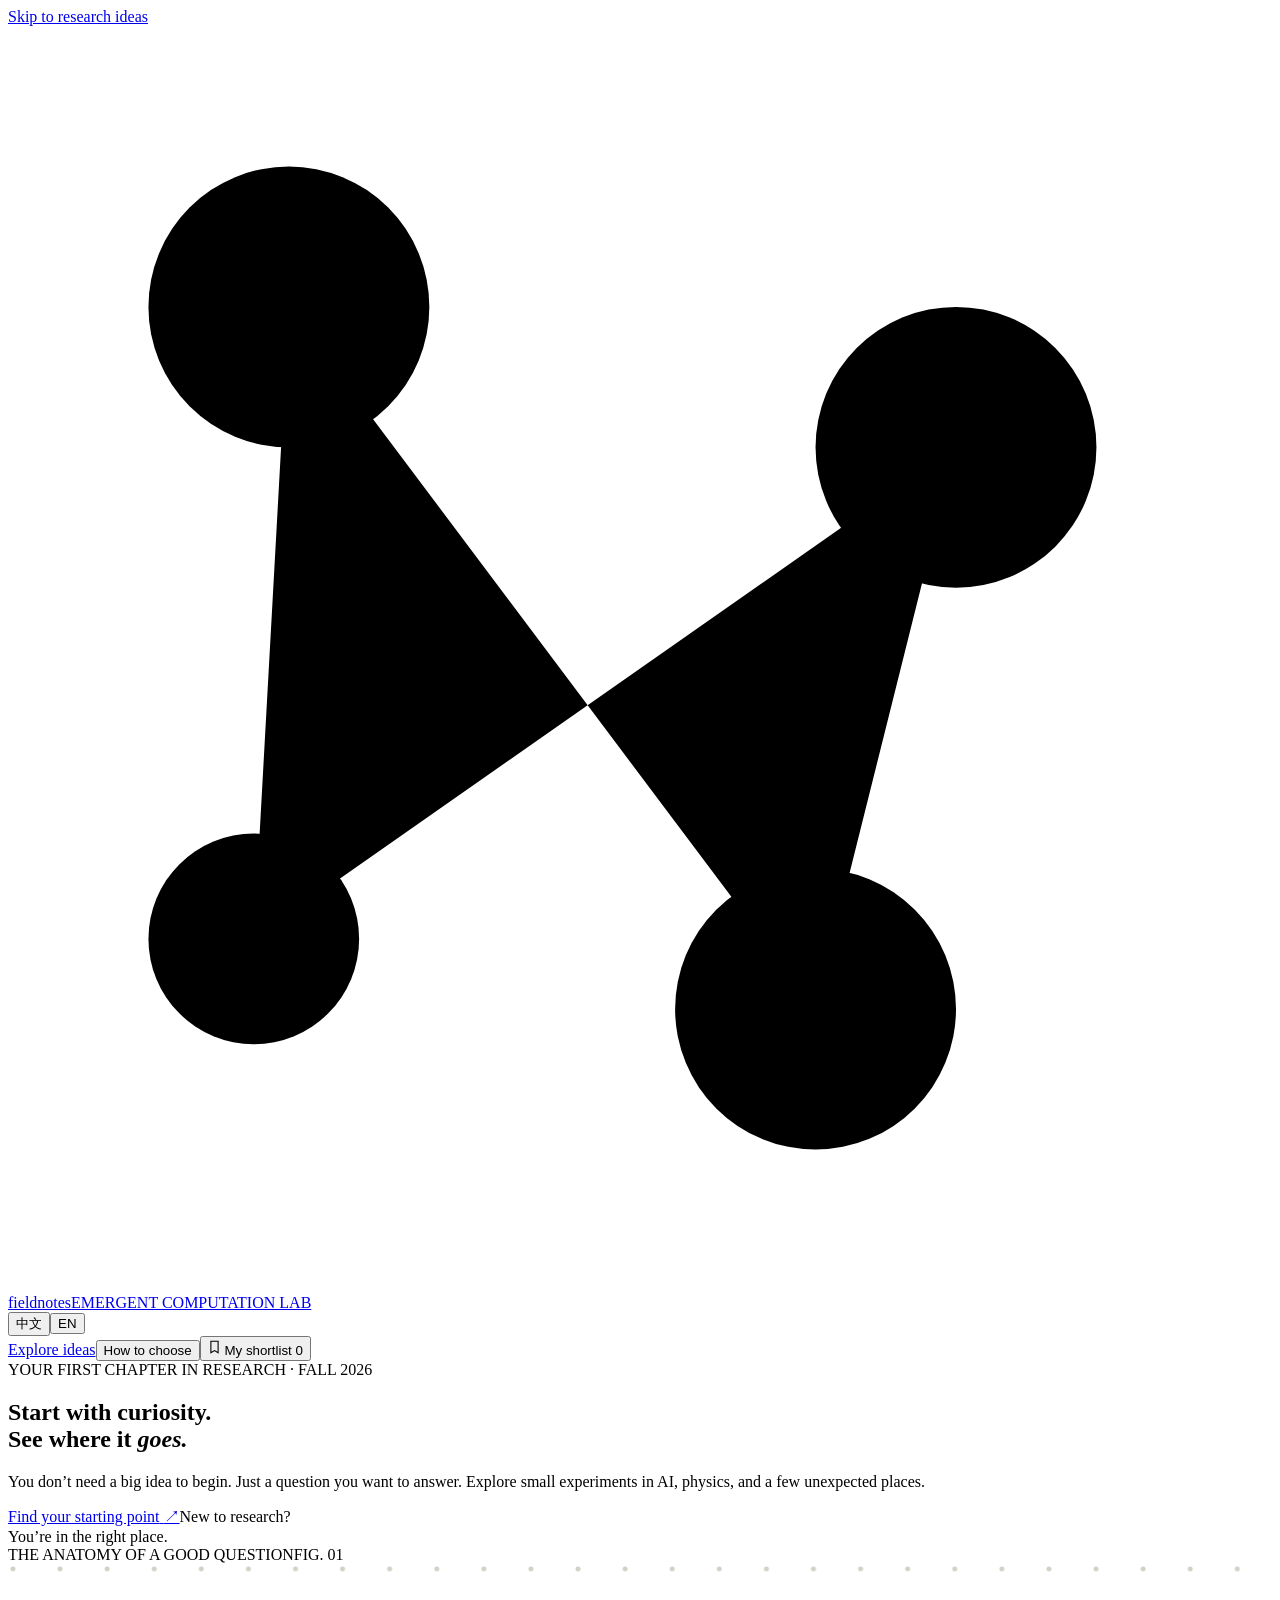
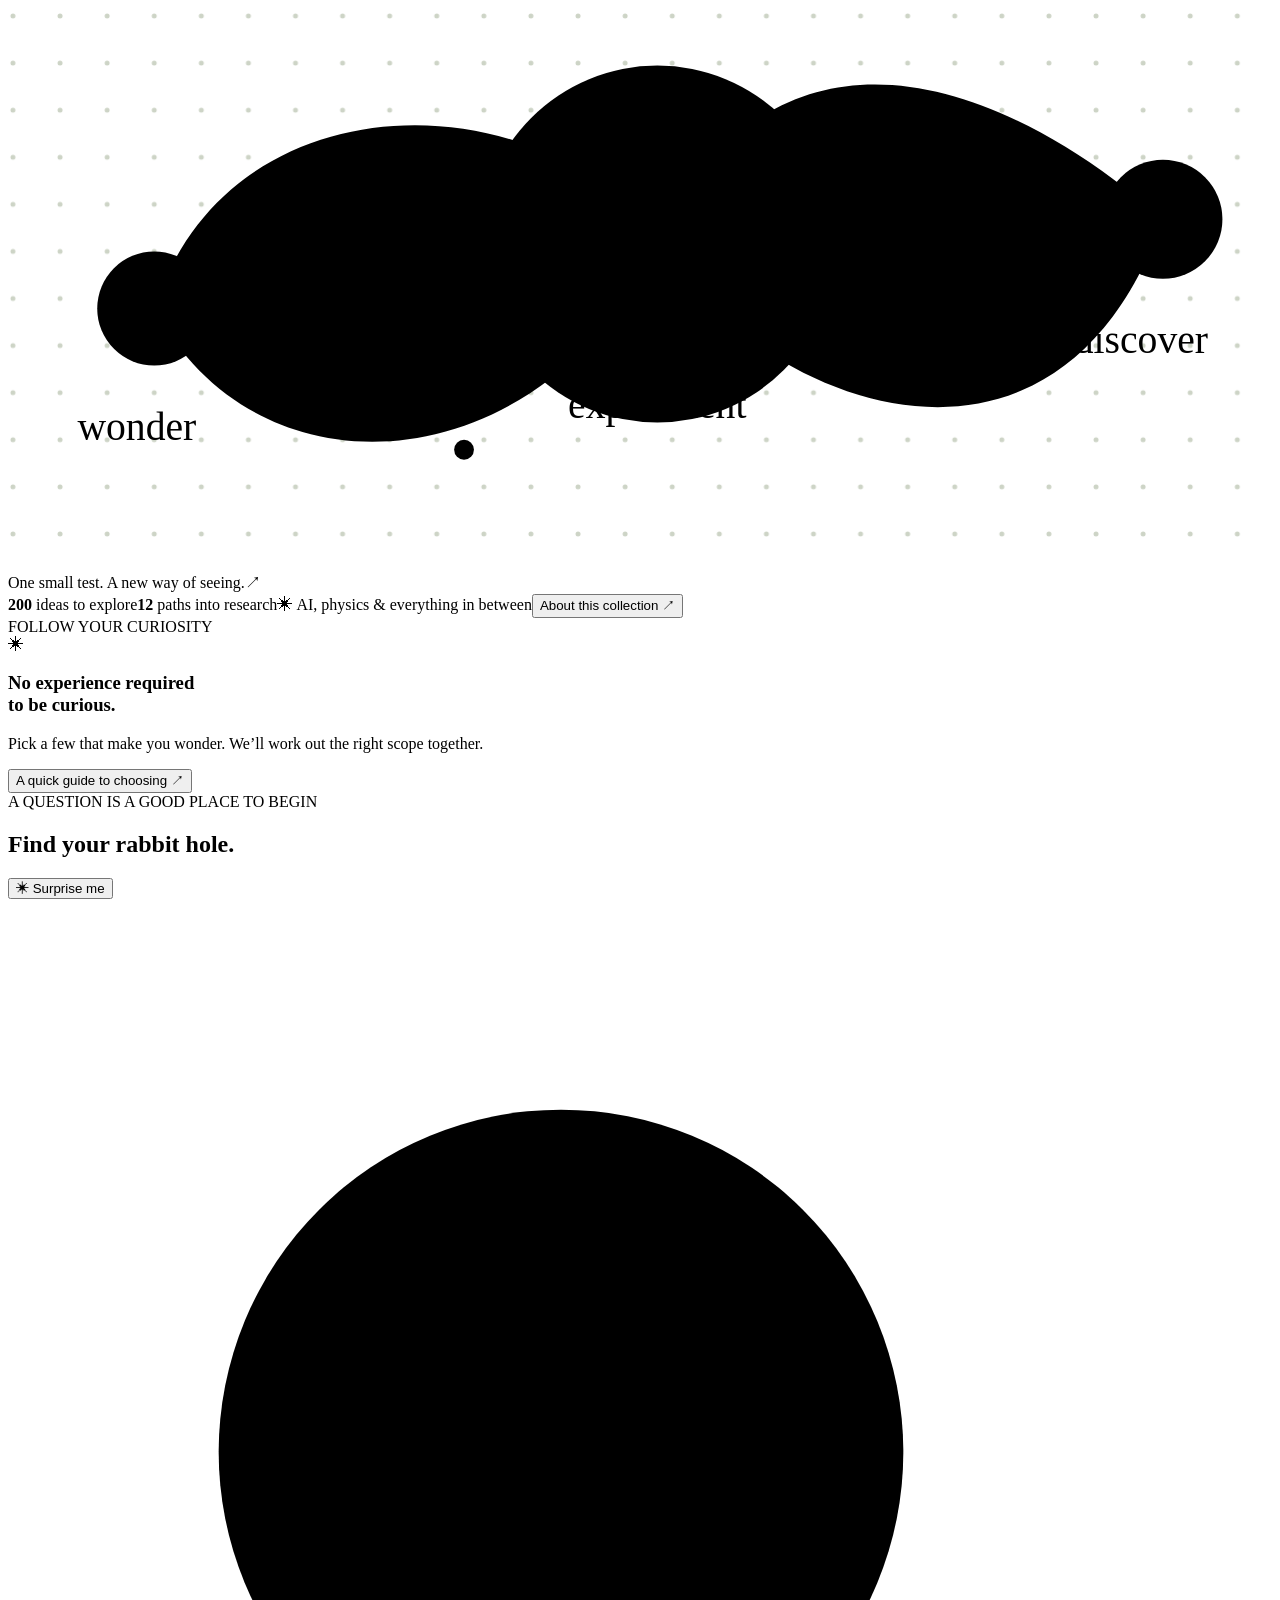
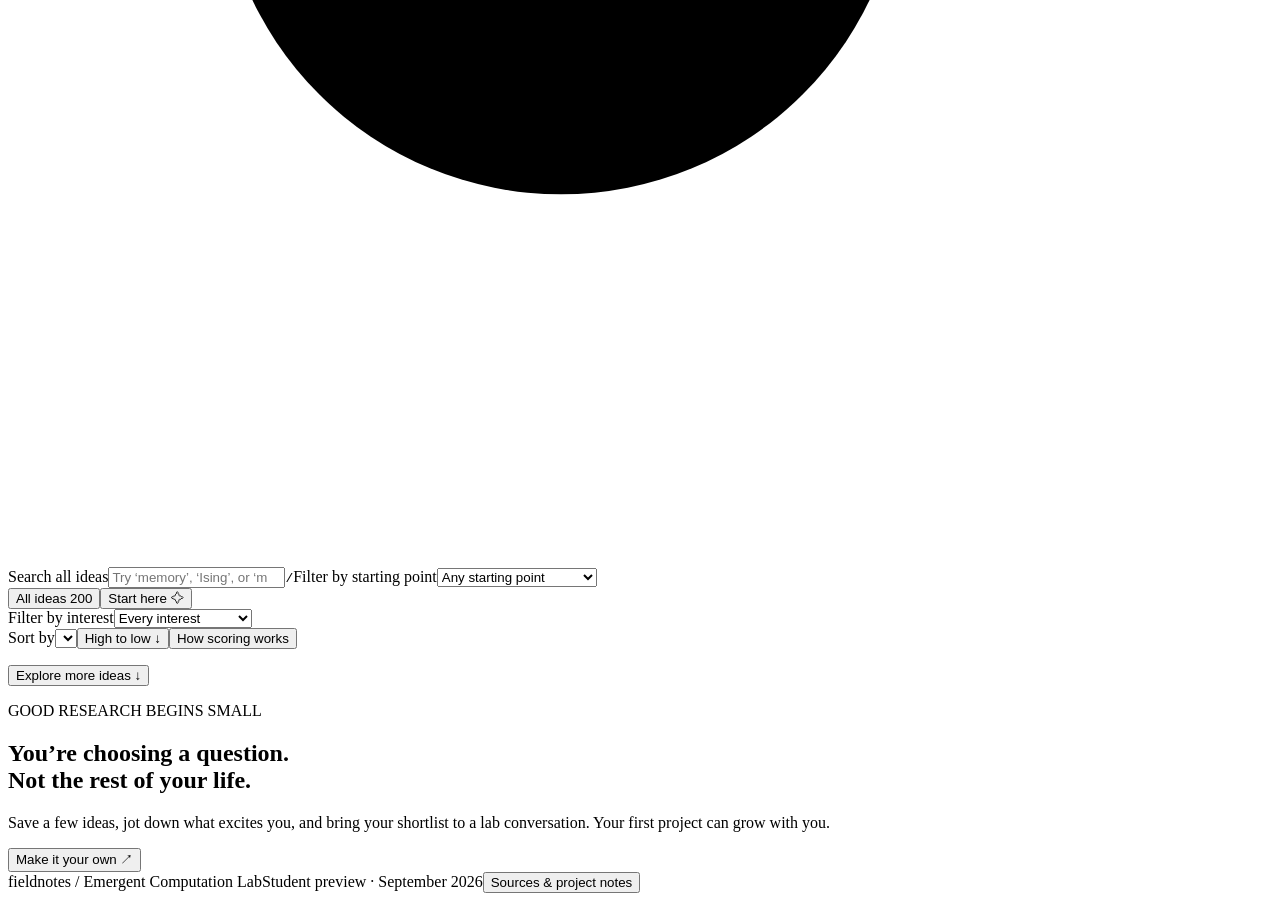
<file: shell.html>
<!doctype html>
<html lang="zh-CN">
<head>
  <meta charset="UTF-8">
  <meta name="viewport" content="width=device-width, initial-scale=1">
  <meta name="theme-color" content="#f7f7f0">
  <meta name="description" content="Explore 200 undergraduate research ideas in AI, physics, and unexpected places. Find a small first experiment and build your own shortlist.">
  <title>Fieldnotes — find your first research project</title>
  <style>/* INLINE_STYLE */</style>
</head>
<body>
  <a class="skip-link" href="#collection">Skip to research ideas</a>
  <header class="site-header">
    <div class="header-inner">
      <a class="brand" href="#" aria-label="Fieldnotes home"><svg viewBox="0 0 36 36" aria-hidden="true"><path d="M8 8L27 12L23 28L8 8L7 26L27 12"/><circle cx="8" cy="8" r="4"/><circle cx="27" cy="12" r="4"/><circle cx="23" cy="28" r="4"/><circle cx="7" cy="26" r="3"/></svg><span>fieldnotes<span class="brand-sub">EMERGENT COMPUTATION LAB</span></span></a>
      <nav aria-label="Main navigation"><div class="language-switch" role="group" aria-label="Language"><button class="language-button active" data-lang="zh" lang="zh-CN" aria-pressed="true">中文</button><button class="language-button" data-lang="en" lang="en" aria-pressed="false">EN</button></div><a class="nav-explore" href="#collection">Explore ideas</a><button class="plain-button nav-guide" data-action="guide">How to choose</button><button class="shortlist-button" data-action="shortlist"><svg class="bookmark-icon" width="13" height="16" viewBox="0 0 18 20" aria-hidden="true"><path d="M4 2h10v16l-5-3-5 3z" fill="none" stroke="currentColor" stroke-width="1.5"/></svg> <span class="shortlist-label">My shortlist</span> <span id="saved-count">0</span></button></nav>
    </div>
  </header>
  <main>
    <section class="hero page-width" aria-labelledby="hero-title">
      <div class="hero-copy"><div class="eyebrow"><span class="live-dot"></span><span class="hero-eyebrow-copy">YOUR FIRST CHAPTER IN RESEARCH · FALL 2026</span></div><h1 id="hero-title">Start with curiosity.<br>See where it <em>goes.</em></h1><p>You don’t need a big idea to begin. Just a question you want to answer. Explore small experiments in AI, physics, and a few unexpected places.</p><div class="hero-actions"><a class="primary-button" href="#collection"><span class="hero-cta-copy">Find your starting point</span> <span aria-hidden="true">↗</span></a><span class="hero-note">New to research?<br>You’re in the right place.</span></div></div>
      <div class="hero-art" aria-hidden="true">
        <div class="art-top"><span>THE ANATOMY OF A GOOD QUESTION</span><span>FIG. 01</span></div>
        <svg class="discovery-map" viewBox="0 0 510 244"><defs><pattern id="dots" width="19" height="19" patternUnits="userSpaceOnUse"><circle cx="2" cy="2" r="1" fill="#cdd4c6"/></pattern></defs><rect width="510" height="244" fill="url(#dots)"/><path class="map-orbit" d="M59 139C90 42 220 48 262 113S423 225 466 103M59 139C102 220 217 208 262 113S394 40 466 103"/><path class="map-main" d="M59 139C151 139 145 113 262 113S379 103 466 103"/><circle class="map-ring" cx="262" cy="113" r="72"/><g class="node-small"><circle cx="144" cy="75" r="6"/><circle cx="381" cy="168" r="6"/><circle cx="346" cy="68" r="4"/><circle cx="184" cy="196" r="4"/></g><g class="map-node"><circle cx="59" cy="139" r="23"/><path d="M52 132l14 14m0-14l-14 14"/><circle cx="466" cy="103" r="24"/><path d="M456 103l7 7 13-15"/></g><circle class="center-node" cx="262" cy="113" r="41"/><path class="center-symbol" d="M252 92h20m-16 0v21l-15 23h42l-15-23V92m-19 32h25"/><text x="28" y="192">wonder</text><text x="226" y="183">experiment</text><text x="430" y="157">discover</text></svg>
        <div class="art-bottom"><span>One small test. A new way of seeing.</span><span class="art-arrow">↗</span></div>
      </div>
    </section>
    <div class="collection-strip page-width"><span id="strip-ideas"><strong id="total-ideas">200</strong> ideas to explore</span><span id="strip-paths"><strong>12</strong> paths into research</span><span class="strip-last"><span class="small-star">✳</span> <span class="strip-between">AI, physics & everything in between</span></span><button class="plain-button collection-about" data-action="about">About this collection <span aria-hidden="true">↗</span></button></div>
    <section id="collection" class="collection page-width" aria-labelledby="collection-title">
      <aside class="topic-sidebar"><div class="sidebar-label">FOLLOW YOUR CURIOSITY</div><div id="topic-list" class="topic-list" role="group" aria-label="Research topic"></div><div class="sidebar-note"><span class="small-star">✳</span><h3>No experience required<br>to be curious.</h3><p>Pick a few that make you wonder. We’ll work out the right scope together.</p><button class="text-button" data-action="guide">A quick guide to choosing ↗</button></div></aside>
      <div class="ideas-area"><div class="section-heading"><div><div class="eyebrow subtle">A QUESTION IS A GOOD PLACE TO BEGIN</div><h2 id="collection-title">Find your rabbit hole.</h2></div><button class="surprise-button" data-action="surprise">✳ Surprise me</button></div>
        <div class="search-row"><label class="search-box"><svg viewBox="0 0 24 24" aria-hidden="true"><circle cx="10.5" cy="10.5" r="6.5"/><path d="m16 16 4.5 4.5"/></svg><span class="sr-only search-label">Search all ideas</span><input id="search" type="search" placeholder="Try ‘memory’, ‘Ising’, or ‘music’…" autocomplete="off"><kbd aria-hidden="true">/</kbd></label><label class="select-box"><span class="sr-only readiness-label">Filter by starting point</span><select id="readiness-filter"><option value="all">Any starting point</option><option value="start">Start small</option><option value="mentor">Build some basics</option><option value="rework">Reshape with a mentor</option></select></label></div>
        <div class="browse-toolbar"><div class="view-tabs" role="group" aria-label="Collection view"><button class="view-tab active" data-view="all" aria-pressed="true"><span class="all-tab-label">All ideas</span> <span class="all-tab-count">200</span></button><button class="view-tab" data-view="featured" aria-pressed="false"><span class="featured-tab-label">Start here</span> <span class="tab-spark">✧</span></button></div><div class="track-filter"><label class="sr-only track-label" for="track-filter">Filter by interest</label><select id="track-filter"><option value="all">Every interest</option><option value="ai">AI & coding</option><option value="physics">Physics</option><option value="open">Something different</option></select></div></div>
        <div class="sort-controls"><label for="sort-by" class="sort-label">Sort by</label><select id="sort-by"></select><button id="sort-order" type="button">High to low ↓</button><button id="score-guide-button" class="text-button" data-action="scoring">How scoring works</button></div>
        <div class="results-line"><p id="result-count" role="status" aria-live="polite"></p><button id="clear-filters" class="text-button" hidden>Clear filters ×</button></div>
        <div id="idea-grid" class="idea-grid"></div><div id="empty-state" class="empty-state" hidden><span aria-hidden="true">✳</span><h3>No ideas on this trail yet.</h3><p>Try a different keyword or open up your filters.</p><button class="primary-button" data-action="reset">Explore all ideas</button></div>
        <div class="load-more-row"><button id="load-more" class="secondary-button">Explore more ideas <span aria-hidden="true">↓</span></button><p id="shown-count"></p></div>
      </div>
    </section>
    <section class="closing-note page-width"><div><span class="eyebrow">GOOD RESEARCH BEGINS SMALL</span><h2>You’re choosing a question.<br>Not the rest of your life.</h2></div><div><p>Save a few ideas, jot down what excites you, and bring your shortlist to a lab conversation. Your first project can grow with you.</p><button class="text-button" data-action="shortlist">Make it your own ↗</button></div></section>
  </main>
  <footer class="page-width"><span>fieldnotes <span class="footer-dot">/</span> <span class="footer-lab">Emergent Computation Lab</span></span><span class="footer-preview">Student preview · September 2026</span><button class="plain-button" data-action="about">Sources & project notes</button></footer>
  <dialog id="detail-dialog" class="detail-dialog"><div id="detail-content"></div></dialog>
  <dialog id="shortlist-dialog" class="shortlist-dialog"><div id="shortlist-content"></div></dialog>
  <dialog id="info-dialog" class="info-dialog"><div id="info-content"></div></dialog>
  <dialog id="compare-dialog" class="compare-dialog"><div id="compare-content"></div></dialog>
  <div id="toast" class="toast" role="status" aria-live="polite"></div>
  <noscript><div class="noscript">This interactive collection needs JavaScript. Enable it to browse the ideas and save a shortlist.</div></noscript>
  <script>/* INLINE_CATALOG */</script>
  <script>/* INLINE_SYNTHESIS */</script>
  <script>/* INLINE_UI */</script>
  <script>/* INLINE_TRANSLATIONS */</script>
  <script>/* INLINE_SCORES */</script>
  <script>/* INLINE_APP */</script>
</body>
</html>
</file>
